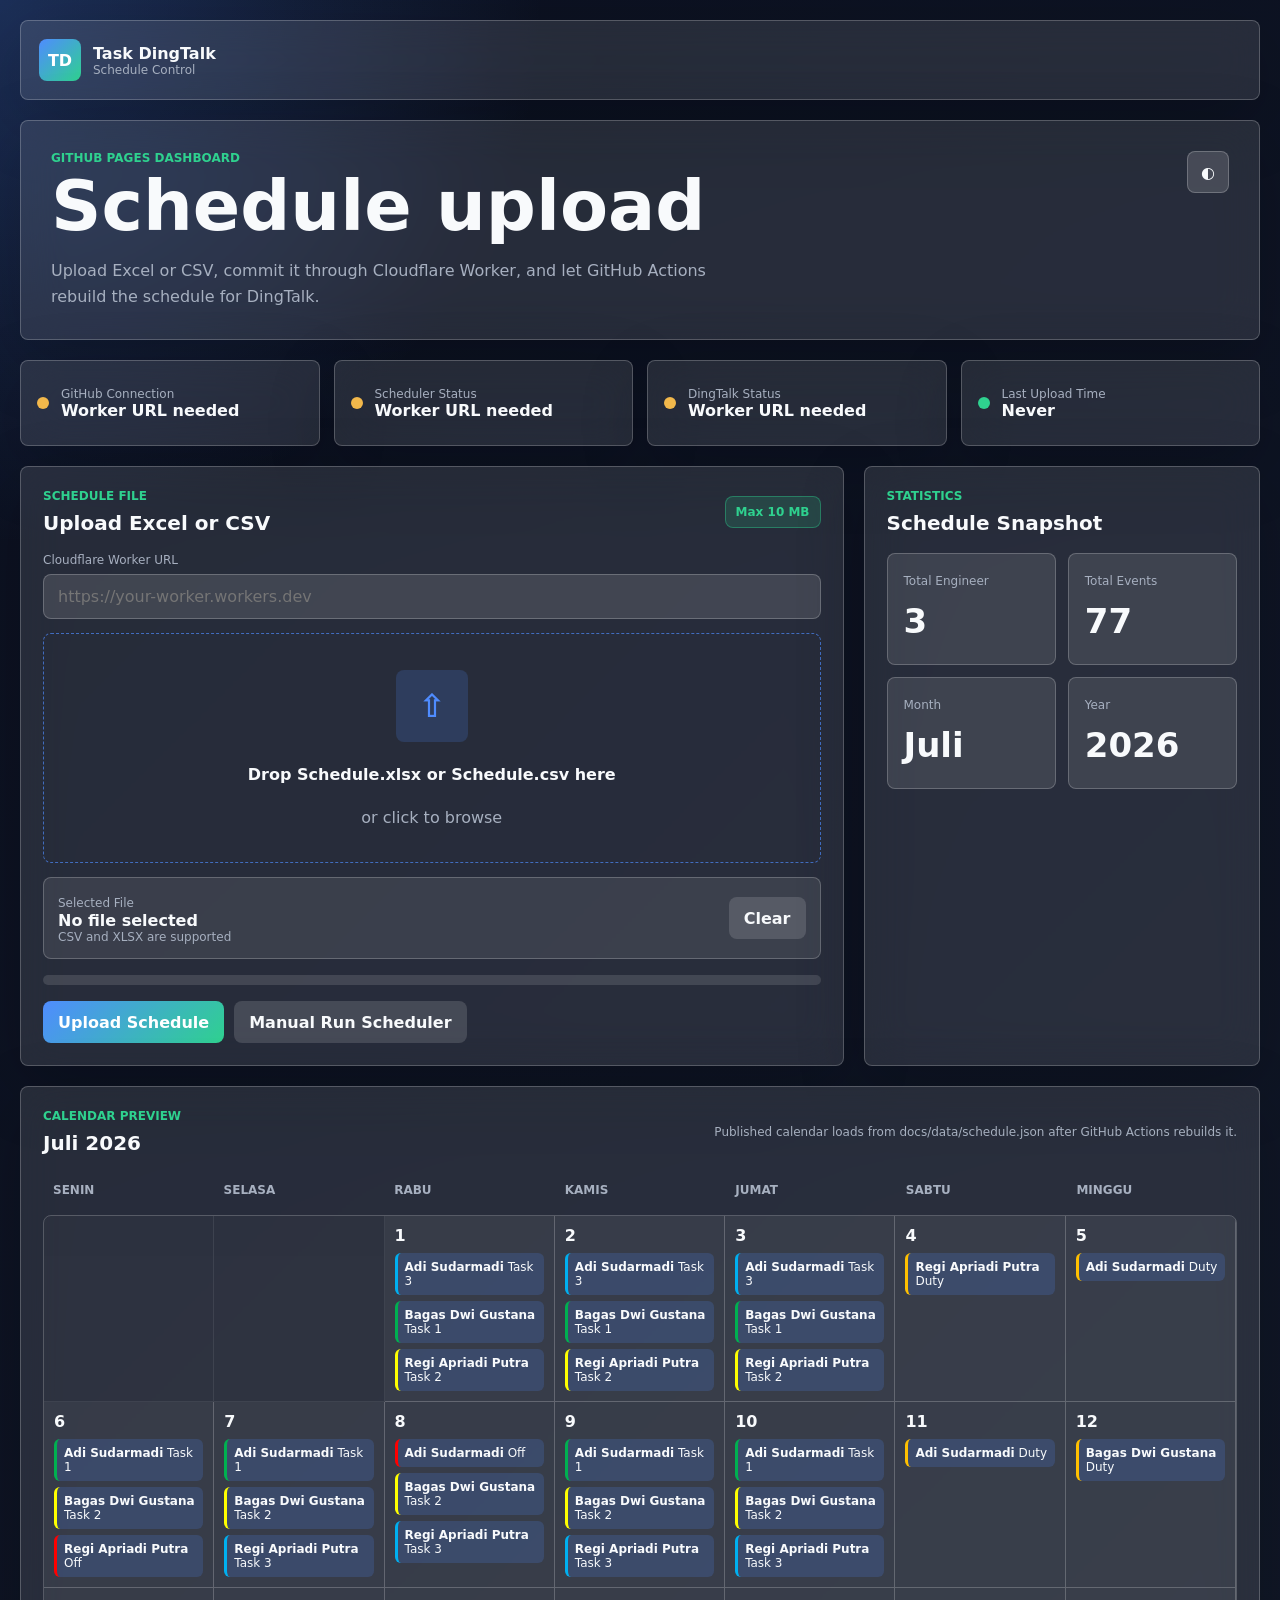
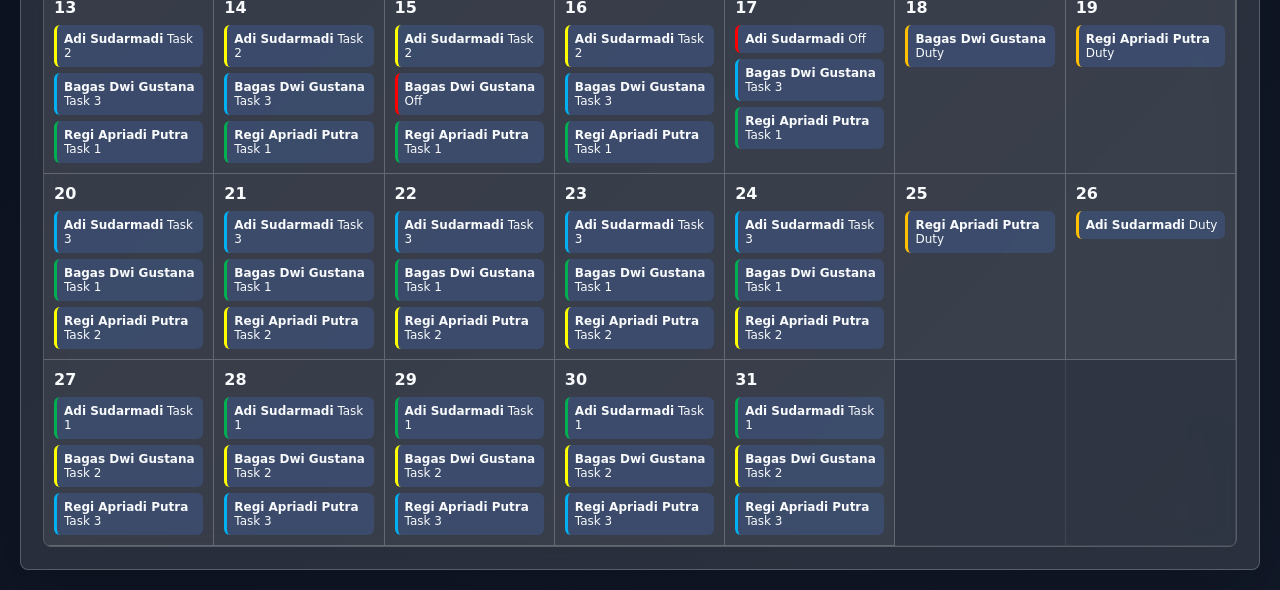
<file: docs/index.html>
<!doctype html>
<html lang="id">
<head>
  <meta charset="utf-8">
  <meta name="viewport" content="width=device-width, initial-scale=1">
  <title>Task DingTalk Dashboard</title>
  <link rel="stylesheet" href="style.css">
</head>
<body>
  <div class="shell">
    <aside class="sidebar glass">
      <div class="brand">
        <span class="brand-mark">TD</span>
        <div>
          <strong>Task DingTalk</strong>
          <small>Schedule Control</small>
        </div>
      </div>
    </aside>

    <main>
      <header class="hero glass">
        <div>
          <p class="eyebrow">GitHub Pages Dashboard</p>
          <h1>Schedule upload</h1>
          <p class="hero-copy">Upload Excel or CSV, commit it through Cloudflare Worker, and let GitHub Actions rebuild the schedule for DingTalk.</p>
        </div>
        <button id="themeToggle" class="icon-button" type="button" aria-label="Toggle dark mode">◐</button>
      </header>

      <section id="status" class="status-grid">
        <article class="status-card glass">
          <span class="status-dot pending" id="githubDot"></span>
          <div>
            <small>GitHub Connection</small>
            <strong id="githubStatus">Checking...</strong>
          </div>
        </article>
        <article class="status-card glass">
          <span class="status-dot pending" id="schedulerDot"></span>
          <div>
            <small>Scheduler Status</small>
            <strong id="schedulerStatus">Checking...</strong>
          </div>
        </article>
        <article class="status-card glass">
          <span class="status-dot pending" id="dingtalkDot"></span>
          <div>
            <small>DingTalk Status</small>
            <strong id="dingtalkStatus">Checking...</strong>
          </div>
        </article>
        <article class="status-card glass">
          <span class="status-dot ready"></span>
          <div>
            <small>Last Upload Time</small>
            <strong id="lastUpload">Never</strong>
          </div>
        </article>
      </section>

      <section id="upload" class="panel-grid">
        <article class="upload-panel glass">
          <div class="section-head">
            <div>
              <p class="eyebrow">Schedule File</p>
              <h2>Upload Excel or CSV</h2>
            </div>
            <span class="limit">Max 10 MB</span>
          </div>

          <label class="endpoint-field">
            <span>Cloudflare Worker URL</span>
            <input id="workerUrl" type="url" placeholder="https://your-worker.workers.dev">
          </label>

          <div id="dropZone" class="drop-zone">
            <input id="fileInput" type="file" accept=".xlsx,.csv">
            <div class="drop-icon">⇧</div>
            <strong>Drop Schedule.xlsx or Schedule.csv here</strong>
            <span>or click to browse</span>
          </div>

          <div class="file-preview" id="filePreview">
            <div>
              <small>Selected File</small>
              <strong id="fileName">No file selected</strong>
              <span id="fileMeta">CSV and XLSX are supported</span>
            </div>
            <button id="clearFile" type="button">Clear</button>
          </div>

          <div class="progress-track">
            <div id="progressBar"></div>
          </div>

          <div class="actions">
            <button id="uploadButton" class="primary" type="button">
              <span class="spinner" id="uploadSpinner"></span>
              Upload Schedule
            </button>
            <button id="runScheduler" type="button">Manual Run Scheduler</button>
          </div>
        </article>

        <article id="stats" class="stats-panel glass">
          <div class="section-head">
            <div>
              <p class="eyebrow">Statistics</p>
              <h2>Schedule Snapshot</h2>
            </div>
          </div>
          <div class="stats-grid">
            <div class="stat">
              <small>Total Engineer</small>
              <strong id="totalEngineer">0</strong>
            </div>
            <div class="stat">
              <small>Total Events</small>
              <strong id="totalEvents">0</strong>
            </div>
            <div class="stat">
              <small>Month</small>
              <strong id="scheduleMonth">-</strong>
            </div>
            <div class="stat">
              <small>Year</small>
              <strong id="scheduleYear">-</strong>
            </div>
          </div>
        </article>
      </section>

      <section id="calendar" class="calendar-panel glass">
        <div class="section-head">
          <div>
            <p class="eyebrow">Calendar Preview</p>
            <h2 id="calendarTitle">Waiting for file</h2>
          </div>
          <span id="previewHint">Published calendar loads from docs/data/schedule.json after GitHub Actions rebuilds it.</span>
        </div>
        <div class="calendar-weekdays">
          <span>Senin</span>
          <span>Selasa</span>
          <span>Rabu</span>
          <span>Kamis</span>
          <span>Jumat</span>
          <span>Sabtu</span>
          <span>Minggu</span>
        </div>
        <div id="calendarGrid" class="calendar-grid"></div>
      </section>
    </main>
  </div>

  <div id="toastHost" class="toast-host"></div>
  <script src="app.js"></script>
</body>
</html>
</file>
<file: docs/style.css>
:root {
  color-scheme: dark;
  --bg: #0b1020;
  --bg-soft: #111827;
  --panel: rgba(255, 255, 255, 0.11);
  --panel-border: rgba(255, 255, 255, 0.22);
  --text: #f8fafc;
  --muted: #a7b0c0;
  --blue: #4f8cff;
  --green: #2fd18f;
  --amber: #f2b84b;
  --red: #ff647c;
  --ink: #17202a;
  font-family: Inter, ui-sans-serif, system-ui, -apple-system, BlinkMacSystemFont, "Segoe UI", sans-serif;
}

:root.light {
  color-scheme: light;
  --bg: #eef3f8;
  --bg-soft: #f8fafc;
  --panel: rgba(255, 255, 255, 0.72);
  --panel-border: rgba(54, 76, 103, 0.16);
  --text: #17202a;
  --muted: #65758b;
}

* {
  box-sizing: border-box;
}

body {
  background:
    radial-gradient(circle at top left, rgba(79, 140, 255, 0.25), transparent 34rem),
    linear-gradient(135deg, var(--bg), var(--bg-soft));
  color: var(--text);
  margin: 0;
  min-height: 100vh;
}

button,
input {
  font: inherit;
}

button {
  border: 0;
  cursor: pointer;
}

.shell {
  display: grid;
  gap: 20px;
  grid-template-columns: minmax(0, 1fr);
  margin: 0 auto;
  max-width: 1440px;
  padding: 20px;
}

.glass {
  backdrop-filter: blur(22px);
  background: var(--panel);
  border: 1px solid var(--panel-border);
  box-shadow: 0 20px 70px rgba(0, 0, 0, 0.18);
}

.sidebar {
  border-radius: 8px;
  padding: 18px;
}

.brand,
.status-card,
.section-head,
.actions,
.file-preview {
  align-items: center;
  display: flex;
}

.brand {
  gap: 12px;
}

.brand-mark {
  align-items: center;
  background: linear-gradient(135deg, var(--blue), var(--green));
  border-radius: 8px;
  color: white;
  display: grid;
  font-weight: 900;
  height: 42px;
  place-items: center;
  width: 42px;
}

.brand strong,
.brand small,
.status-card strong,
.status-card small,
.file-preview strong,
.file-preview span {
  display: block;
}

.brand small,
.status-card small,
.stat small,
.file-preview small,
.file-preview span,
.endpoint-field span,
#previewHint {
  color: var(--muted);
  font-size: 12px;
}

main {
  display: grid;
  gap: 20px;
}

.hero {
  align-items: flex-start;
  border-radius: 8px;
  display: flex;
  justify-content: space-between;
  min-height: 210px;
  overflow: hidden;
  padding: 30px;
}

.eyebrow {
  color: var(--green);
  font-size: 12px;
  font-weight: 900;
  letter-spacing: 0;
  margin: 0 0 8px;
  text-transform: uppercase;
}

h1,
h2,
p {
  margin: 0;
}

h1 {
  font-size: clamp(34px, 7vw, 70px);
  line-height: 0.96;
  max-width: 780px;
}

h2 {
  font-size: 20px;
}

.hero-copy {
  color: var(--muted);
  line-height: 1.6;
  margin-top: 18px;
  max-width: 680px;
}

.icon-button {
  background: rgba(255, 255, 255, 0.15);
  border: 1px solid var(--panel-border);
  border-radius: 8px;
  color: var(--text);
  height: 42px;
  width: 42px;
}

.status-grid {
  display: grid;
  gap: 14px;
  grid-template-columns: repeat(4, minmax(0, 1fr));
}

.status-card {
  border-radius: 8px;
  gap: 12px;
  min-height: 86px;
  padding: 16px;
}

.status-dot {
  border-radius: 999px;
  display: inline-block;
  height: 12px;
  width: 12px;
}

.status-dot.ready {
  background: var(--green);
}

.status-dot.pending {
  background: var(--amber);
}

.status-dot.error {
  background: var(--red);
}

.panel-grid {
  display: grid;
  gap: 20px;
  grid-template-columns: minmax(0, 1.35fr) minmax(320px, 0.65fr);
}

.upload-panel,
.stats-panel,
.calendar-panel {
  border-radius: 8px;
  padding: 22px;
}

.section-head {
  justify-content: space-between;
  margin-bottom: 18px;
}

.limit {
  background: rgba(47, 209, 143, 0.16);
  border: 1px solid rgba(47, 209, 143, 0.4);
  border-radius: 8px;
  color: var(--green);
  font-size: 12px;
  font-weight: 900;
  padding: 8px 10px;
}

.endpoint-field {
  display: grid;
  gap: 7px;
  margin-bottom: 14px;
}

.endpoint-field input {
  background: rgba(255, 255, 255, 0.12);
  border: 1px solid var(--panel-border);
  border-radius: 8px;
  color: var(--text);
  outline: 0;
  padding: 12px 14px;
}

.drop-zone {
  align-items: center;
  border: 1px dashed rgba(79, 140, 255, 0.68);
  border-radius: 8px;
  display: grid;
  gap: 8px;
  justify-items: center;
  min-height: 230px;
  padding: 28px;
  position: relative;
  text-align: center;
}

.drop-zone.dragging {
  background: rgba(79, 140, 255, 0.13);
}

.drop-zone input {
  inset: 0;
  opacity: 0;
  position: absolute;
}

.drop-icon {
  align-items: center;
  background: rgba(79, 140, 255, 0.18);
  border-radius: 8px;
  color: var(--blue);
  display: grid;
  font-size: 32px;
  font-weight: 900;
  height: 72px;
  place-items: center;
  width: 72px;
}

.drop-zone span {
  color: var(--muted);
}

.file-preview {
  background: rgba(255, 255, 255, 0.09);
  border: 1px solid var(--panel-border);
  border-radius: 8px;
  justify-content: space-between;
  margin-top: 14px;
  padding: 14px;
}

.file-preview button,
.actions button {
  border-radius: 8px;
  font-weight: 900;
  min-height: 42px;
  padding: 0 15px;
}

.file-preview button,
.actions button:not(.primary) {
  background: rgba(255, 255, 255, 0.14);
  color: var(--text);
}

.primary {
  align-items: center;
  background: linear-gradient(135deg, var(--blue), var(--green));
  color: white;
  display: inline-flex;
  gap: 9px;
}

.progress-track {
  background: rgba(255, 255, 255, 0.12);
  border-radius: 999px;
  height: 10px;
  margin: 16px 0;
  overflow: hidden;
}

#progressBar {
  background: linear-gradient(90deg, var(--blue), var(--green));
  height: 100%;
  transition: width 180ms ease;
  width: 0;
}

.spinner {
  animation: spin 700ms linear infinite;
  border: 2px solid rgba(255, 255, 255, 0.45);
  border-top-color: white;
  border-radius: 999px;
  display: none;
  height: 16px;
  width: 16px;
}

.loading .spinner {
  display: inline-block;
}

@keyframes spin {
  to {
    transform: rotate(360deg);
  }
}

.actions {
  flex-wrap: wrap;
  gap: 10px;
}

.stats-grid {
  display: grid;
  gap: 12px;
  grid-template-columns: repeat(2, minmax(0, 1fr));
}

.stat {
  background: rgba(255, 255, 255, 0.1);
  border: 1px solid var(--panel-border);
  border-radius: 8px;
  min-height: 112px;
  padding: 16px;
}

.stat strong {
  display: block;
  font-size: 34px;
  margin-top: 12px;
}

.calendar-weekdays,
.calendar-grid {
  display: grid;
  grid-template-columns: repeat(7, minmax(120px, 1fr));
}

.calendar-weekdays {
  color: var(--muted);
  font-size: 12px;
  font-weight: 900;
  margin-bottom: 8px;
  text-transform: uppercase;
}

.calendar-weekdays span,
.calendar-day {
  padding: 10px;
}

.calendar-grid {
  border: 1px solid var(--panel-border);
  border-radius: 8px;
  overflow: hidden;
}

.calendar-day {
  background: rgba(255, 255, 255, 0.07);
  border-bottom: 1px solid var(--panel-border);
  border-right: 1px solid var(--panel-border);
  min-height: 118px;
}

.calendar-day.muted {
  opacity: 0.38;
}

.calendar-date {
  display: block;
  font-weight: 900;
  margin-bottom: 8px;
}

.calendar-event {
  background: rgba(79, 140, 255, 0.18);
  border-left: 3px solid var(--blue);
  border-radius: 6px;
  font-size: 12px;
  margin-top: 6px;
  padding: 7px;
}

.toast-host {
  bottom: 18px;
  display: grid;
  gap: 10px;
  position: fixed;
  right: 18px;
  width: min(360px, calc(100vw - 36px));
  z-index: 5;
}

.toast {
  background: var(--ink);
  border: 1px solid rgba(255, 255, 255, 0.16);
  border-radius: 8px;
  color: white;
  padding: 13px 14px;
}

.toast.success {
  border-color: rgba(47, 209, 143, 0.7);
}

.toast.error {
  border-color: rgba(255, 100, 124, 0.7);
}

@media (max-width: 1080px) {
  .panel-grid {
    grid-template-columns: 1fr;
  }

  .status-grid {
    grid-template-columns: repeat(2, minmax(0, 1fr));
  }
}

@media (max-width: 720px) {
  .shell {
    padding: 12px;
  }

  .hero {
    min-height: 260px;
    padding: 22px;
  }

  .status-grid,
  .stats-grid {
    grid-template-columns: 1fr;
  }

  .calendar-panel {
    overflow-x: auto;
  }

  .calendar-weekdays,
  .calendar-grid {
    min-width: 840px;
  }
}
</file>
